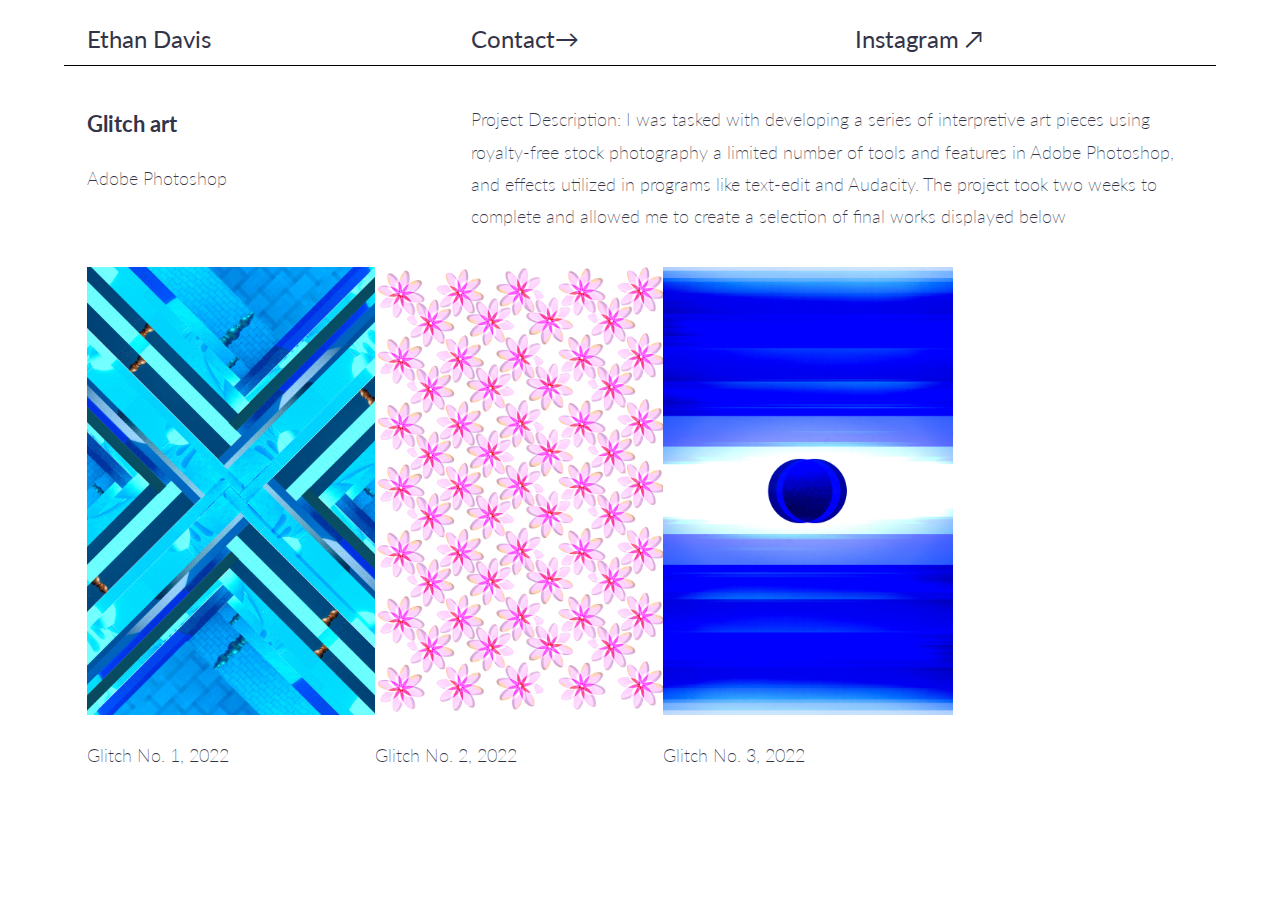
<file: project1.html>
<!DOCTYPE html>
<html lang="en">
<head>
    <meta charset="UTF-8">
    <meta http-equiv="X-UA-Compatible" content="IE=edge">
    <meta name="viewport" content="width=device-width, initial-scale=1.0">
    <title>My Website</title>
    <link rel="stylesheet" href="styles/simple-grid.css">
    <link rel="stylesheet" href="styles/simple-grid.css">
    <link rel="stylesheet" href="styles/main.css">
</head>
<body>
    <div class="container">
        <div class="row nav_bar">
            <div class="col-4">
                <a href="index.html">Ethan Davis</a>
            </div>

            <div class="col-4">
                <a href="mailto:etdavis95@gmail.com">Contact&#8594;
                </a>
            </div>

            <div class="col-4">
                <a href="https://www.instagram.com/ethan.davis1234/" target="_blank" >Instagram &#8599;</a>
            </div>
        </div>


        <div class="row project_page_description">
            <div class="col-4">
                <h3>Glitch art</h3>
                <p class="project_tools">Adobe Photoshop</p>
            </div>
            <div class="col-8">
                <p>Project Description: I was tasked with developing a series of interpretive art pieces using royalty-free stock photography a limited number of tools and features in Adobe Photoshop, and effects utilized in programs like text-edit and Audacity. The project took two weeks to complete and allowed me to create a selection of final works displayed below</p>
            </div>
      </div>
        <div class="row">
            <div class="col-3">
                <img src="assets/images/Davis_Ethan_glitch_no1 copy.jpg" width="120%" height="120%">
                <p>Glitch No. 1, 2022</p>
            </div>
            <div class="col-3">
                <img src="assets/images/Davis_Ethan_glitch_no2 copy.jpg" width="120%" height="120%">
                <p>Glitch No. 2, 2022</p>
            </div>
            <div class="col-3">
                <img src="assets/images/Davis_Ethan_glitch_no3 copy.jpg" width="120%" height="120%">
                <p>Glitch No. 3, 2022</p>
            </div>
        </div>
        </div>
    </body>
</html>
</file>
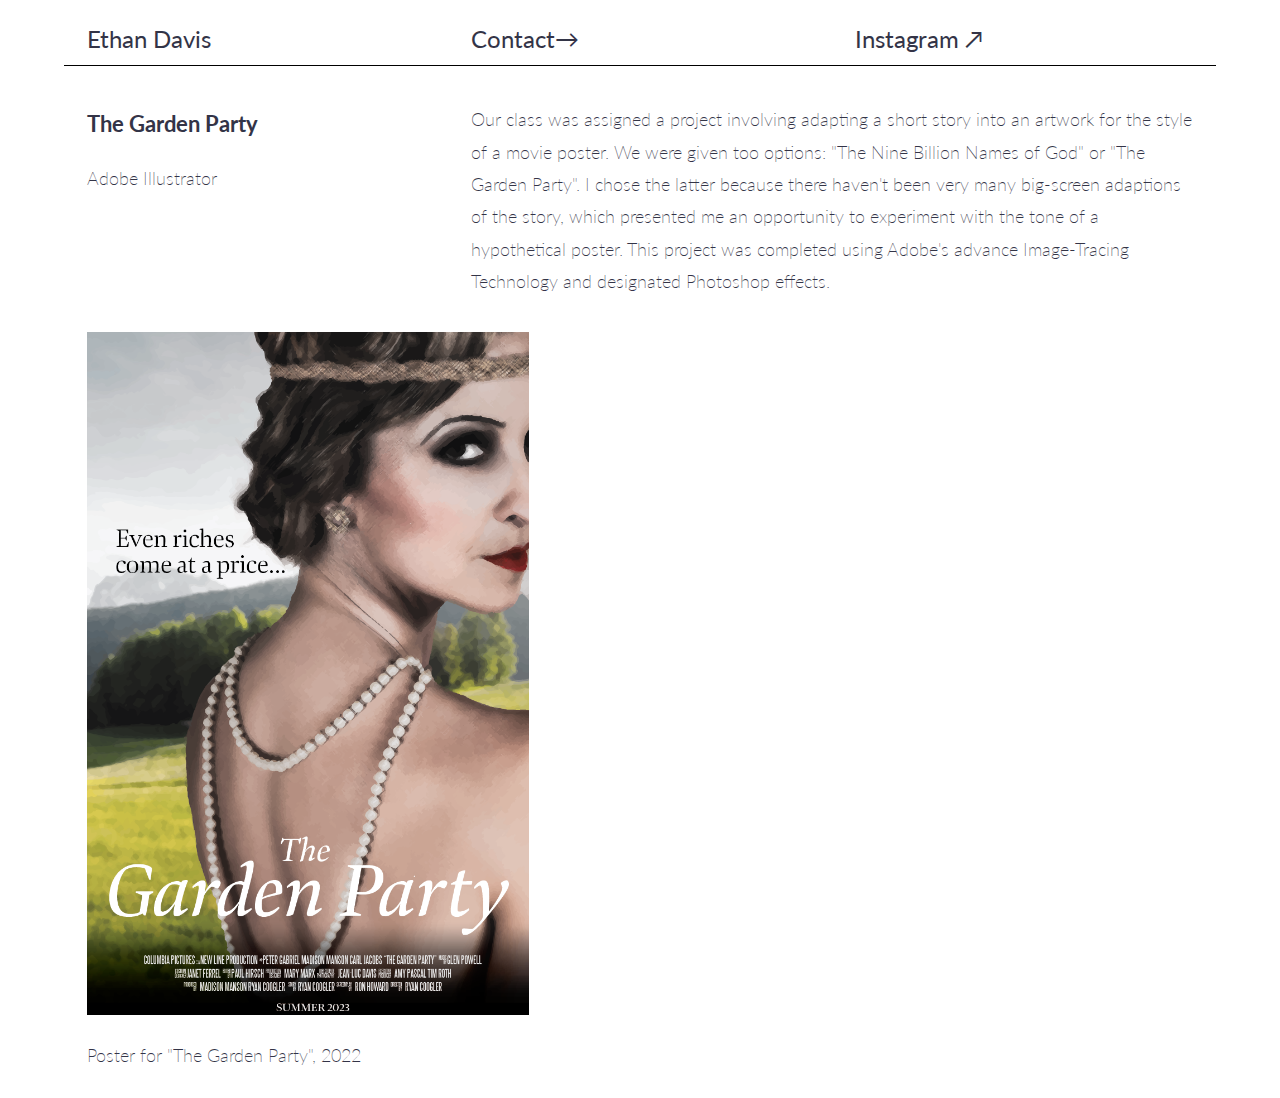
<file: project2.html>
<!DOCTYPE html>
<html lang="en">
<head>
    <meta charset="UTF-8">
    <meta http-equiv="X-UA-Compatible" content="IE=edge">
    <meta name="viewport" content="width=device-width, initial-scale=1.0">
    <title>My Website</title>
    <link rel="stylesheet" href="styles/simple-grid.css">
    <link rel="stylesheet" href="styles/main.css">
</head>
<body>
    <div class="container">
        <div class="row nav_bar">
            <div class="col-4">
                <a href="index.html">Ethan Davis</a>
            </div>

            <div class="col-4">
                <a href="mailto:etdavis95@gmail.com">Contact&#8594;
                </a>
            </div>

            <div class="col-4">
                <a href="https://www.instagram.com/ethan.davis1234/" target="_blank" >Instagram &#8599;</a>
            </div>
        </div>


        <div class="row project_page_description">
            <div class="col-4">
                <h3>The Garden Party</h3>
                <p class="project_tools">Adobe Illustrator</p>
            </div>
            <div class="col-8">
                <p>Our class was assigned a project involving adapting a short story into an artwork for the style of a movie poster. We were given too options: "The Nine Billion Names of God" or "The Garden Party". I chose the latter because there haven't been very many big-screen adaptions of the story, which presented me an opportunity to experiment with the tone of a hypothetical poster. This project was completed using Adobe's advance Image-Tracing Technology and designated Photoshop effects.</p>
            </div>
      </div>
        <div class="row">
            <div class="col-12">
                <img src="assets/images/Poster_V4-01.png" width="40%" height="40%">
                <p>Poster for "The Garden Party", 2022</p>
            </div>
        </div>
        </div>
    </body>
</html>
</file>
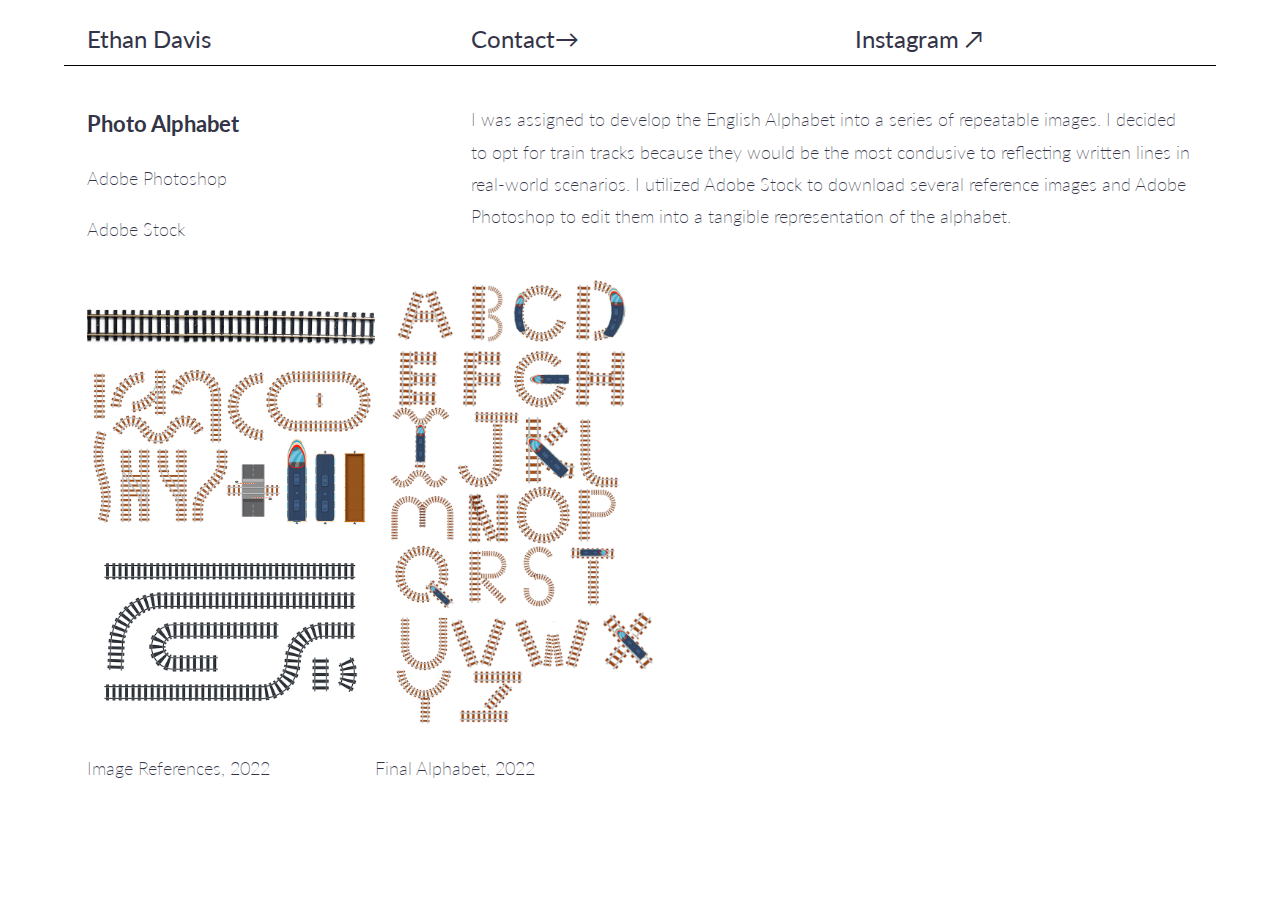
<file: project3.html>
<!DOCTYPE html>
<html lang="en">
<head>
    <meta charset="UTF-8">
    <meta http-equiv="X-UA-Compatible" content="IE=edge">
    <meta name="viewport" content="width=device-width, initial-scale=1.0">
    <title>My Website</title>
    <link rel="stylesheet" href="styles/simple-grid.css">
    <link rel="stylesheet" href="styles/main.css">
</head>
<body>
    <div class="container">
        <div class="row nav_bar">
            <div class="col-4">
                <a href="index.html">Ethan Davis</a>
            </div>

            <div class="col-4">
                <a href="mailto:etdavis95@gmail.com">Contact&#8594;
                </a>
            </div>

            <div class="col-4">
                <a href="https://www.instagram.com/ethan.davis1234/" target="_blank" >Instagram &#8599;</a>
            </div>
        </div>


        <div class="row project_page_description">
            <div class="col-4">
                <h3>Photo Alphabet</h3>
                <p class="project_tools">Adobe Photoshop</p>
                <p class="project_tools">Adobe Stock</p>
            </div>
            <div class="col-8">
                <p>I was assigned to develop the English Alphabet into a series of repeatable images. I decided to opt for train tracks because they would be the most condusive to reflecting written lines in real-world scenarios. I utilized Adobe Stock to download several reference images and Adobe Photoshop to edit them into a tangible representation of the alphabet.</p>
            </div>
      </div>
        <div class="row">
            <div class="col-3">
                <img src="assets/images/photo_alphabet.png" width="120%" height="120%">
                <p>Image References, 2022</p>
            </div>
            <div class="col-3">
                <img src="assets/images/photo_alphabet_reference.png" width="120%" height="120%">
                <p>Final Alphabet, 2022</p>
            </div>
        </div>
        </div>
    </body>
</html>
</file>
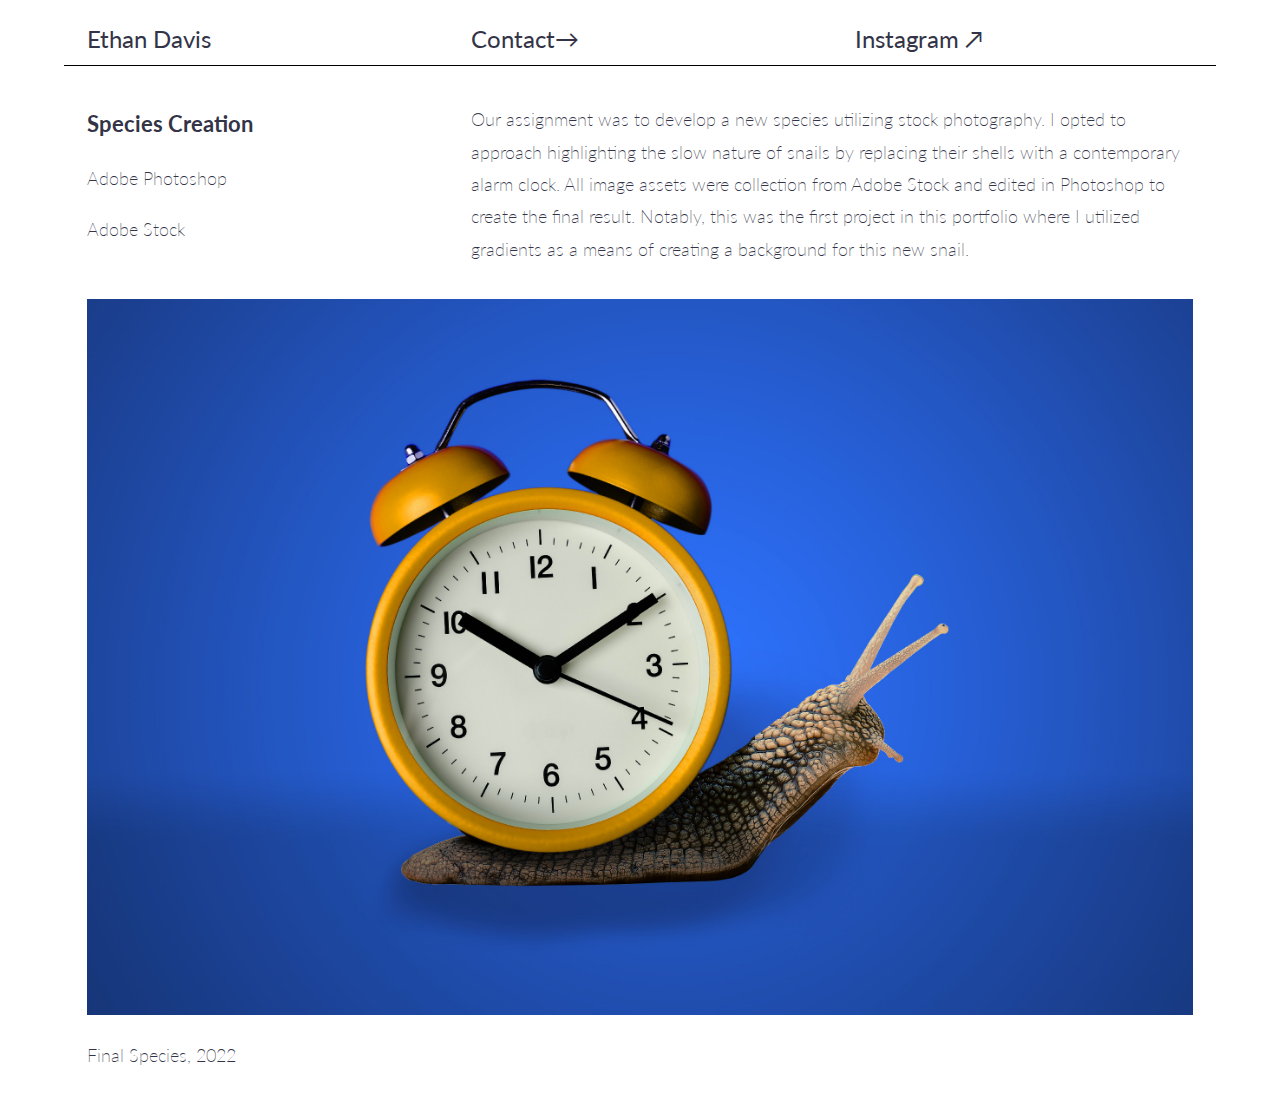
<file: project4.html>
<!DOCTYPE html>
<html lang="en">
<head>
    <meta charset="UTF-8">
    <meta http-equiv="X-UA-Compatible" content="IE=edge">
    <meta name="viewport" content="width=device-width, initial-scale=1.0">
    <title>My Website</title>
    <link rel="stylesheet" href="styles/simple-grid.css">
    <link rel="stylesheet" href="styles/main.css">
</head>
<body>
    <div class="container">
        <div class="row nav_bar">
            <div class="col-4">
                <a href="index.html">Ethan Davis</a>
            </div>

            <div class="col-4">
                <a href="mailto:etdavis95@gmail.com">Contact&#8594;
                </a>
            </div>

            <div class="col-4">
                <a href="https://www.instagram.com/ethan.davis1234/" target="_blank" >Instagram &#8599;</a>
            </div>
        </div>


        <div class="row project_page_description">
            <div class="col-4">
                <h3>Species Creation</h3>
                <p class="project_tools">Adobe Photoshop</p>
                <p class="project_tools">Adobe Stock</p>
            </div>
            <div class="col-8">
                <p>Our assignment was to develop a new species utilizing stock photography. I opted to approach highlighting the slow nature of snails by replacing their shells with a contemporary alarm clock. All image assets were collection from Adobe Stock and edited in Photoshop to create the final result. Notably, this was the first project in this portfolio where I utilized gradients as a means of creating a background for this new snail.</p>
            </div>
      </div>
        <div class="row">
            <div class="col-12">
                <img src="assets/images/Species_Creation.jpg" width="100%" height="100%">
                <p>Final Species, 2022</p>
            </div>
        </div>
        </div>
    </body>
</html>
</file>
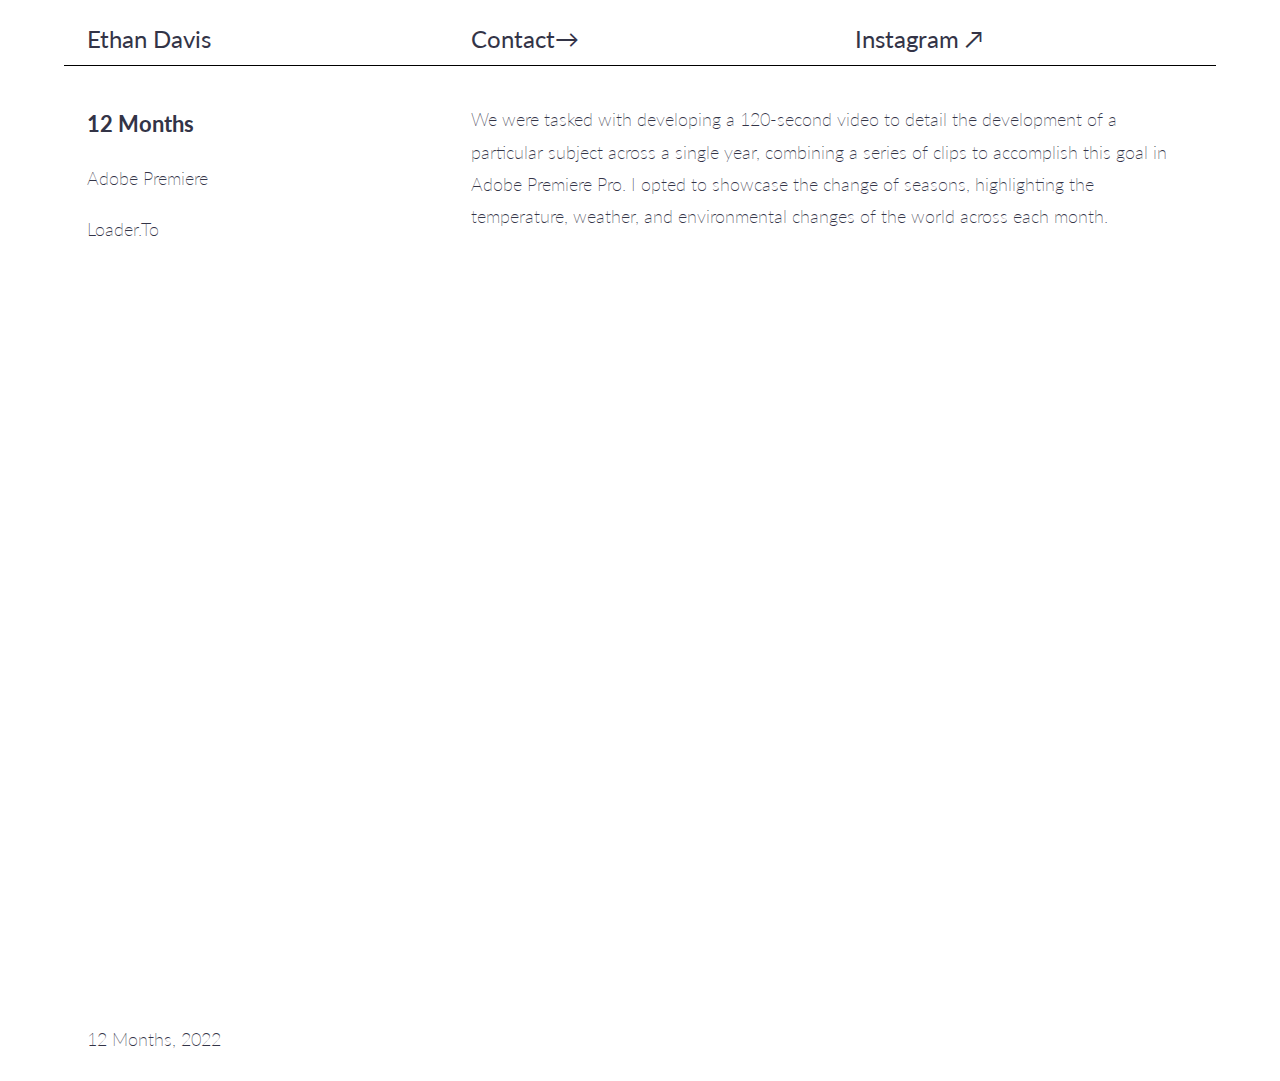
<file: project5.html>
<!DOCTYPE html>
<html lang="en">
<head>
    <meta charset="UTF-8">
    <meta http-equiv="X-UA-Compatible" content="IE=edge">
    <meta name="viewport" content="width=device-width, initial-scale=1.0">
    <title>My Website</title>
    <link rel="stylesheet" href="styles/simple-grid.css">
    <link rel="stylesheet" href="styles/main.css">
</head>
<body>
    <div class="container">
        <div class="row nav_bar">
            <div class="col-4">
                <a href="index.html">Ethan Davis</a>
            </div>

            <div class="col-4">
                <a href="mailto:etdavis95@gmail.com">Contact&#8594;
                </a>
            </div>

            <div class="col-4">
                <a href="https://www.instagram.com/ethan.davis1234/" target="_blank" >Instagram &#8599;</a>
            </div>
        </div>


        <div class="row project_page_description">
            <div class="col-4">
                <h3>12 Months</h3>
                <p class="project_tools">Adobe Premiere</p>
                <p class="project_tools">Loader.To</p>
            </div>
            <div class="col-8">
                <p>We were tasked with developing a 120-second video to detail the development of a particular subject across a single year, combining a series of clips to accomplish this goal in Adobe Premiere Pro. I opted to showcase the change of seasons, highlighting the temperature, weather, and environmental changes of the world across each month.</p>
            </div>
      </div>
        <div class="row">
            <div class="col-12">
                <iframe width="1280" height="720" src="https://www.youtube.com/embed/gf2TfOFXRyA" title="YouTube video player" frameborder="0" allow="accelerometer; autoplay; clipboard-write; encrypted-media; gyroscope; picture-in-picture" allowfullscreen></iframe>
                <p>12 Months, 2022</p>
            </div>
        </div>
        </div>
    </body>
</html>
</file>
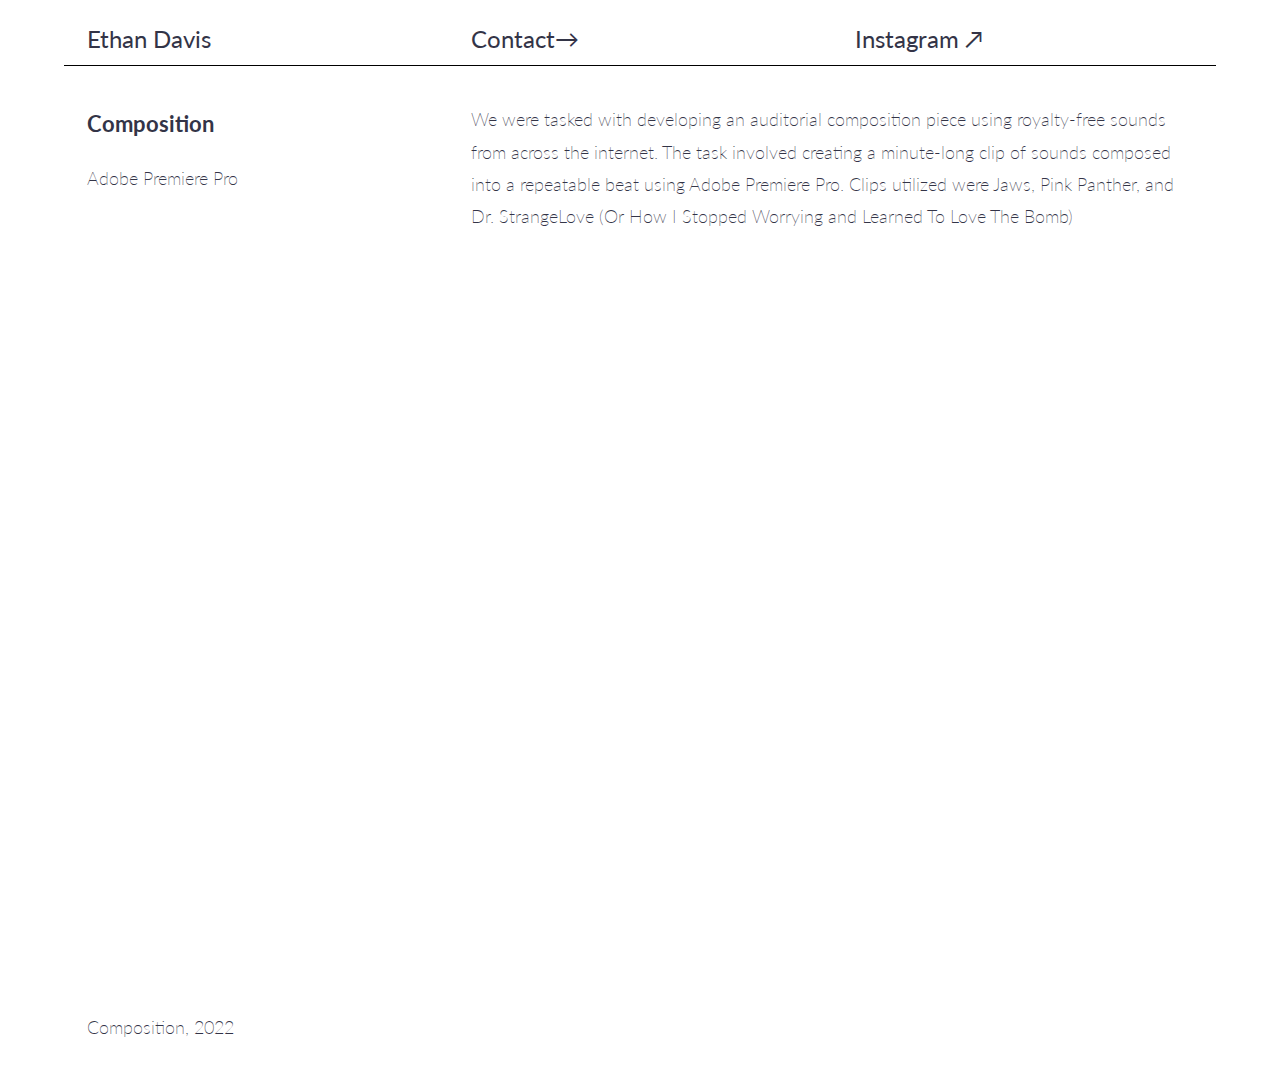
<file: project6.html>
<!DOCTYPE html>
<html lang="en">
<head>
    <meta charset="UTF-8">
    <meta http-equiv="X-UA-Compatible" content="IE=edge">
    <meta name="viewport" content="width=device-width, initial-scale=1.0">
    <title>My Website</title>
    <link rel="stylesheet" href="styles/simple-grid.css">
    <link rel="stylesheet" href="styles/main.css">
</head>
<body>
    <div class="container">
        <div class="row nav_bar">
            <div class="col-4">
                <a href="index.html">Ethan Davis</a>
            </div>

            <div class="col-4">
                <a href="mailto:etdavis95@gmail.com">Contact&#8594;
                </a>
            </div>

            <div class="col-4">
                <a href="https://www.instagram.com/ethan.davis1234/" target="_blank" >Instagram &#8599;</a>
            </div>
        </div>


        <div class="row project_page_description">
            <div class="col-4">
                <h3>Composition</h3>
                <p class="project_tools">Adobe Premiere Pro</p>
            </div>
            <div class="col-8">
                <p>We were tasked with developing an auditorial composition piece using royalty-free sounds from across the internet. The task involved creating a minute-long clip of sounds composed into a repeatable beat using Adobe Premiere Pro. Clips utilized were Jaws, Pink Panther, and Dr. StrangeLove (Or How I Stopped Worrying and Learned To Love The Bomb)</p>
            </div>
      </div>
        <div class="row">
            <div class="col-12">
                <iframe width="1280" height="720" src="https://www.youtube.com/embed/V4nH8sxkNn4" title="Composition" frameborder="0" allow="accelerometer; autoplay; clipboard-write; encrypted-media; gyroscope; picture-in-picture" allowfullscreen></iframe>
                <p>Composition, 2022</p>
            </div>
        </div>
        </div>
    </body>
</html>
</file>
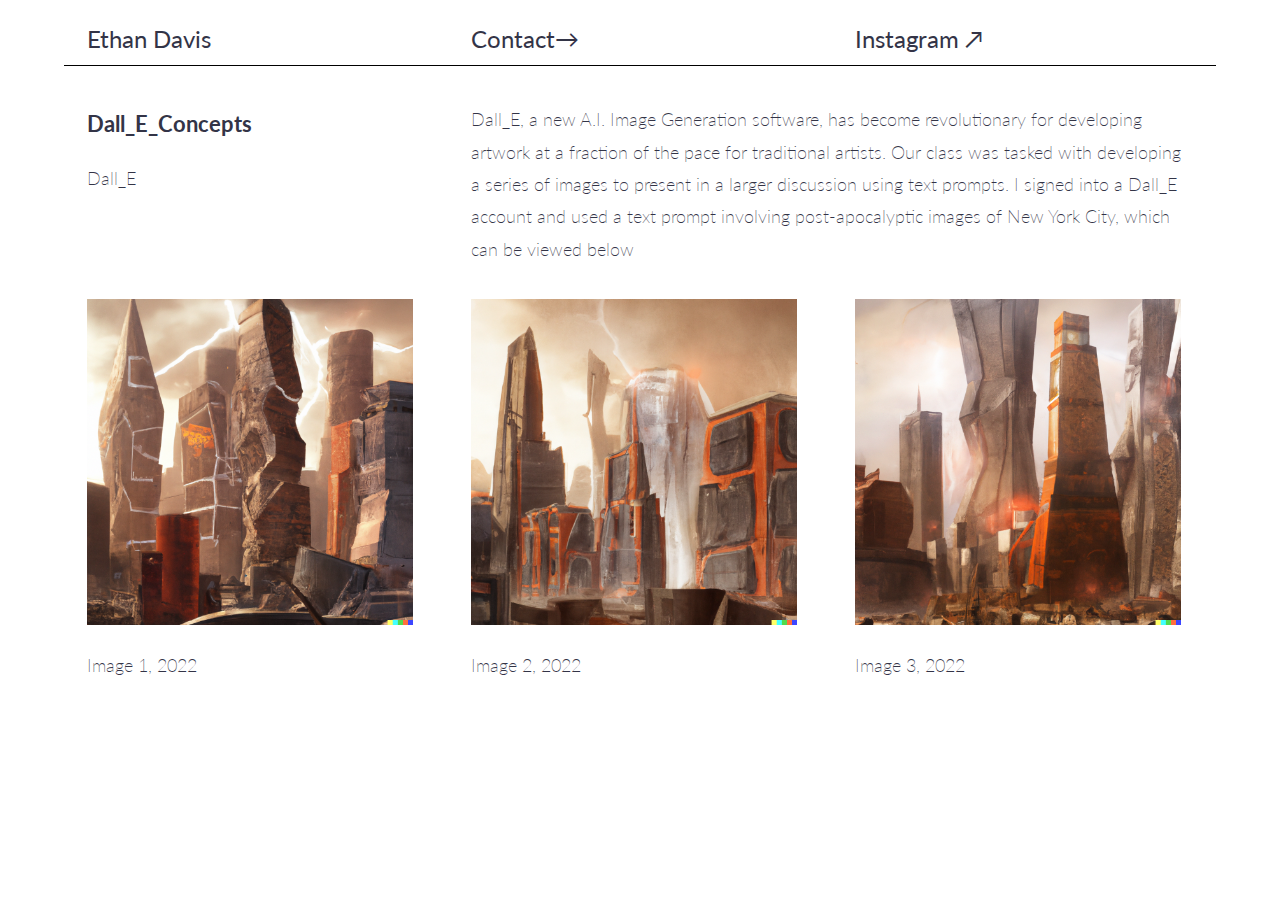
<file: project7.html>
<!DOCTYPE html>
<html lang="en">
<head>
    <meta charset="UTF-8">
    <meta http-equiv="X-UA-Compatible" content="IE=edge">
    <meta name="viewport" content="width=device-width, initial-scale=1.0">
    <title>My Website</title>
    <link rel="stylesheet" href="styles/simple-grid.css">
    <link rel="stylesheet" href="styles/main.css">
</head>
<body>
    <div class="container">
        <div class="row nav_bar">
            <div class="col-4">
                <a href="index.html">Ethan Davis</a>
            </div>

            <div class="col-4">
                <a href="mailto:etdavis95@gmail.com">Contact&#8594;
                </a>
            </div>

            <div class="col-4">
                <a href="https://www.instagram.com/ethan.davis1234/" target="_blank" >Instagram &#8599;</a>
            </div>
        </div>


        <div class="row project_page_description">
            <div class="col-4">
                <h3>Dall_E_Concepts</h3>
                <p class="project_tools">Dall_E</p>
            </div>
            <div class="col-8">
                <p>Dall_E, a new A.I. Image Generation software, has become revolutionary for developing artwork at a fraction of the pace for traditional artists. Our class was tasked with developing a series of images to present in a larger discussion using text prompts. I signed into a Dall_E account and used a text prompt involving post-apocalyptic images of New York City, which can be viewed below</p>
            </div>
      </div>
        <div class="row">
            <div class="col-4">
                <img src="assets/images/dall_e1.png" width="96.5%" height="96.5%">
                <p>Image 1, 2022</p>
            </div>
            <div class="col-4">
                <img src="assets/images/dall_e2.png" width="96.5%" height="96.5%">
                <p>Image 2, 2022</p>
            </div>
            <div class="col-4">
                <img src="assets/images/dall_e3.png" width="96.5%" height="96.5%">
                <p>Image 3, 2022</p>
            </div>
        </div>
        </div>
    </body>
</html>
</file>
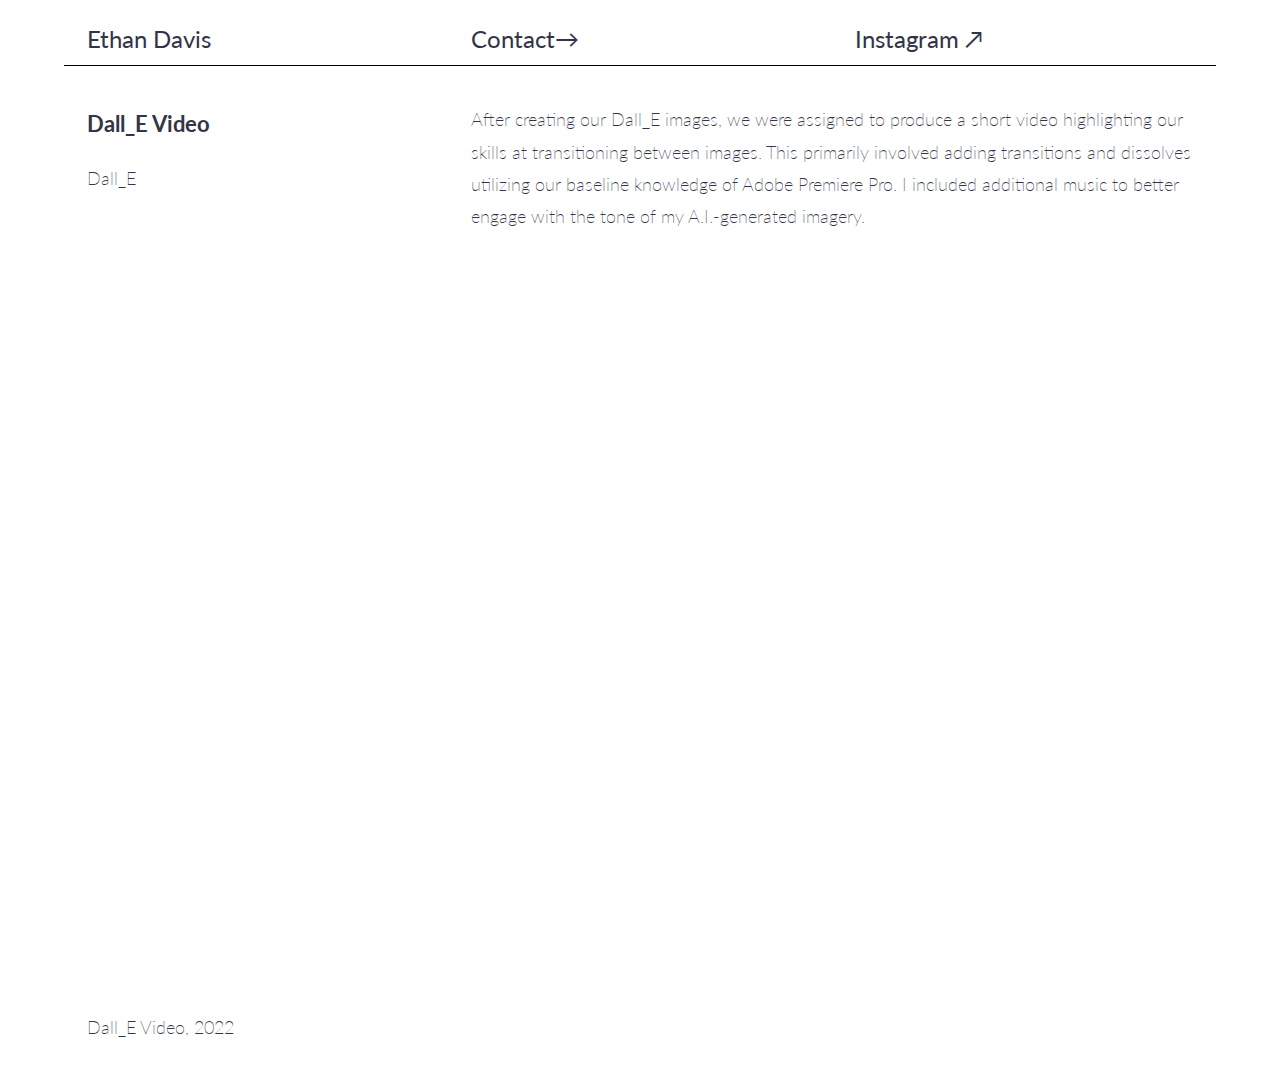
<file: project8.html>
<!DOCTYPE html>
<html lang="en">
<head>
    <meta charset="UTF-8">
    <meta http-equiv="X-UA-Compatible" content="IE=edge">
    <meta name="viewport" content="width=device-width, initial-scale=1.0">
    <title>My Website</title>
    <link rel="stylesheet" href="styles/simple-grid.css">
    <link rel="stylesheet" href="styles/main.css">
</head>
<body>
    <div class="container">
        <div class="row nav_bar">
            <div class="col-4">
                <a href="index.html">Ethan Davis</a>
            </div>

            <div class="col-4">
                <a href="mailto:etdavis95@gmail.com">Contact&#8594;
                </a>
            </div>

            <div class="col-4">
                <a href="https://www.instagram.com/ethan.davis1234/" target="_blank" >Instagram &#8599;</a>
            </div>
        </div>


        <div class="row project_page_description">
            <div class="col-4">
                <h3>Dall_E Video</h3>
                <p class="project_tools">Dall_E</p>
            </div>
            <div class="col-8">
                <p>After creating our Dall_E images, we were assigned to produce a short video highlighting our skills at transitioning between images. This primarily involved adding transitions and dissolves utilizing our baseline knowledge of Adobe Premiere Pro. I included additional music to better engage with the tone of my A.I.-generated imagery.</p>
            </div>
      </div>
        <div class="row">
            <div class="col-12">
                <iframe width="1280" height="720" src="https://www.youtube.com/embed/XkCOb7PPXpU" title="Dall_E Video" frameborder="0" allow="accelerometer; autoplay; clipboard-write; encrypted-media; gyroscope; picture-in-picture" allowfullscreen></iframe>
                <p>Dall_E Video, 2022</p>
            </div>
        </div>
        </div>
    </body>
</html>
</file>
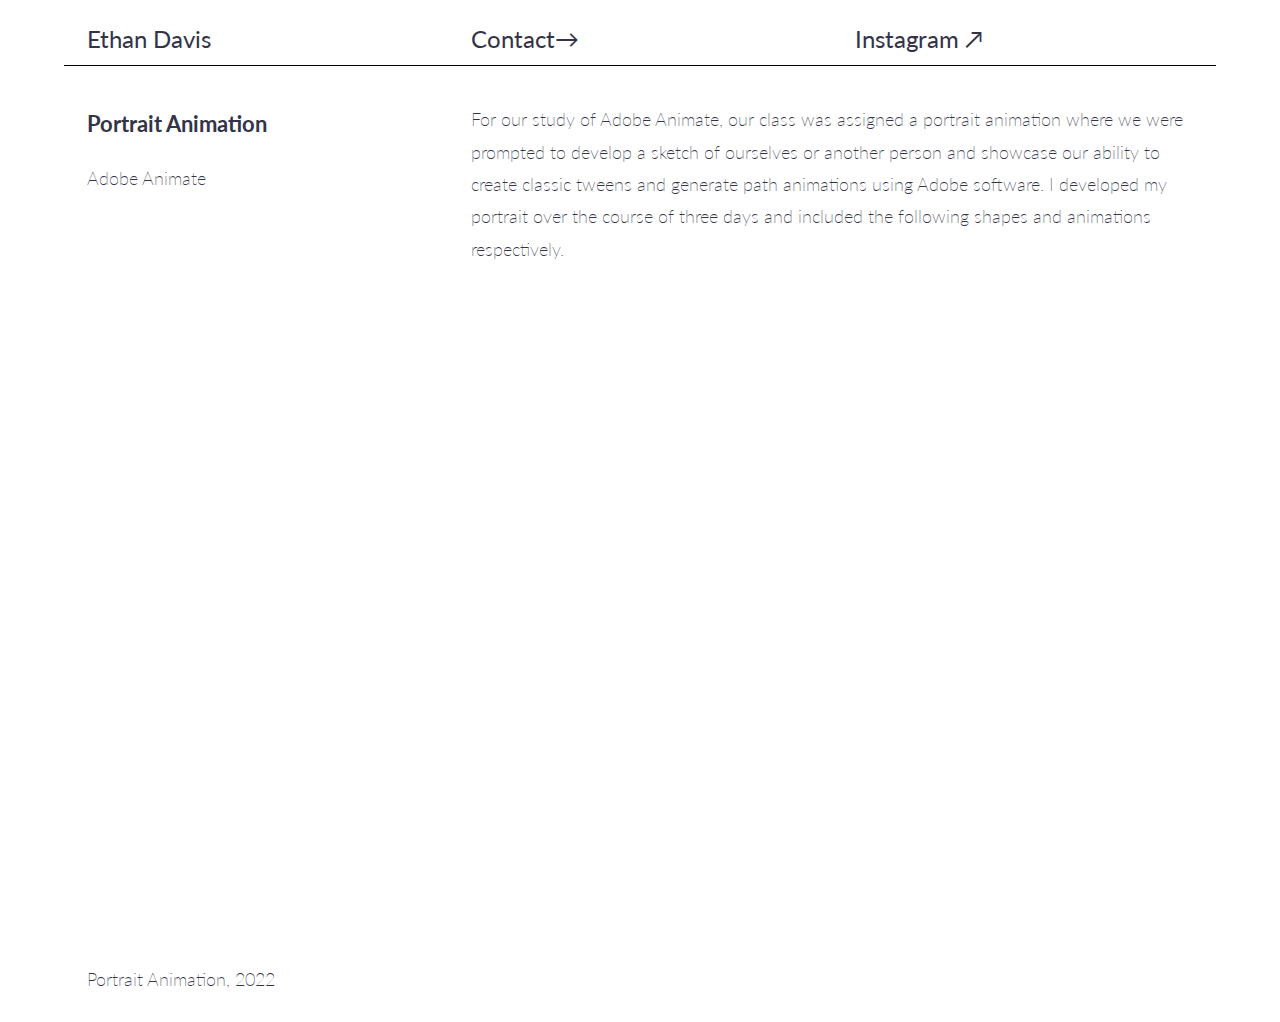
<file: project9.html>
<!DOCTYPE html>
<html lang="en">
<head>
    <meta charset="UTF-8">
    <meta http-equiv="X-UA-Compatible" content="IE=edge">
    <meta name="viewport" content="width=device-width, initial-scale=1.0">
    <title>My Website</title>
    <link rel="stylesheet" href="styles/simple-grid.css">
    <link rel="stylesheet" href="styles/main.css">
</head>
<body>
    <div class="container">
        <div class="row nav_bar">
            <div class="col-4">
                <a href="index.html">Ethan Davis</a>
            </div>

            <div class="col-4">
                <a href="mailto:etdavis95@gmail.com">Contact&#8594;
                </a>
            </div>

            <div class="col-4">
                <a href="https://www.instagram.com/ethan.davis1234/" target="_blank" >Instagram &#8599;</a>
            </div>
        </div>


        <div class="row project_page_description">
            <div class="col-4">
                <h3>Portrait Animation</h3>
                <p class="project_tools">Adobe Animate</p>
            </div>
            <div class="col-8">
                <p>For our study of Adobe Animate, our class was assigned a portrait animation where we were prompted to develop a sketch of ourselves or another person and showcase our ability to create classic tweens and generate path animations using Adobe software. I developed my portrait over the course of three days and included the following shapes and animations respectively.</p>
            </div>
      </div>
        <div class="row">
            <div class="col-12">
                <iframe width="360" height="640" src="https://www.youtube.com/embed/gTCq8i7T1EY" title="Portrait Animation" frameborder="0" allow="accelerometer; autoplay; clipboard-write; encrypted-media; gyroscope; picture-in-picture" allowfullscreen></iframe>
                <p>Portrait Animation, 2022</p>
            </div>
        </div>
        </div>
    </body>
</html>
</file>
<file: styles/simple-grid.css>
/**
*** SIMPLE GRID
*** (C) ZACH COLE 2016
**/

@import url(https://fonts.googleapis.com/css?family=Lato:400,300,300italic,400italic,700,700italic);

/* UNIVERSAL */

html,
body {
  height: 100%;
  width: 100%;
  margin: 0;
  padding: 0;
  left: 0;
  top: 0;
  font-size: 100%;
}

/* ROOT FONT STYLES */

* {
  font-family: 'Lato', Helvetica, sans-serif;
  color: #333447;
  line-height: 1.5;
}

/* TYPOGRAPHY */

h1 {
  font-size: 2.5rem;
}

h2 {
  font-size: 2rem;
}

h3 {
  font-size: 1.375rem;
}

h4 {
  font-size: 1.125rem;
}

h5 {
  font-size: 1rem;
}

h6 {
  font-size: 0.875rem;
}

p {
  font-size: 1.125rem;
  font-weight: 200;
  line-height: 1.8;
}

.font-light {
  font-weight: 300;
}

.font-regular {
  font-weight: 400;
}

.font-heavy {
  font-weight: 700;
}

/* POSITIONING */

.left {
  text-align: left;
}

.right {
  text-align: right;
}

.center {
  text-align: center;
  margin-left: auto;
  margin-right: auto;
}

.justify {
  text-align: justify;
}

/* ==== GRID SYSTEM ==== */

.container {
  width: 90%;
  margin-left: auto;
  margin-right: auto;
}

.row {
  position: relative;
  width: 100%;

}

.row [class^="col"] {
  float: left;
  margin: 0.5rem 2%;
  min-height: 0.125rem;
}

.col-1,
.col-2,
.col-3,
.col-4,
.col-5,
.col-6,
.col-7,
.col-8,
.col-9,
.col-10,
.col-11,
.col-12 {
  width: 96%;
}

.col-1-sm {
  width: 4.33%;
}

.col-2-sm {
  width: 12.66%;
}

.col-3-sm {
  width: 21%;
}

.col-4-sm {
  width: 29.33%;
}

.col-5-sm {
  width: 37.66%;
}

.col-6-sm {
  width: 46%;
}

.col-7-sm {
  width: 54.33%;
}

.col-8-sm {
  width: 62.66%;
}

.col-9-sm {
  width: 71%;
}

.col-10-sm {
  width: 79.33%;
}

.col-11-sm {
  width: 87.66%;
}

.col-12-sm {
  width: 96%;
}

.row::after {
	content: "";
	display: table;
	clear: both;
}

.hidden-sm {
  display: none;
}

@media only screen and (min-width: 33.75em) {  /* 540px */
  .container {
    width: 80%;
  }
}

@media only screen and (min-width: 45em) {  /* 720px */
  .col-1 {
    width: 4.33%;
  }

  .col-2 {
    width: 12.66%;
  }

  .col-3 {
    width: 21%;
    margin-left: 50%;
    margin-right: 50%;
  }

  .col-4 {
    width: 29.33%;
  }

  .col-5 {
    width: 37.66%;

  }

  .col-6 {
    width: 46%;
  }

  .col-7 {
    width: 54.33%;
  }

  .col-8 {
    width: 62.66%;
  }

  .col-9 {
    width: 71%;
  }

  .col-10 {
    width: 79.33%;
  }

  .col-11 {
    width: 87.66%;
  }

  .col-12 {
    width: 96%;
  }

  .hidden-sm {
    display: block;
  }
}

@media only screen and (min-width: 60em) { /* 960px */
  .container {
    width: 90%;
    margin-top: 1%;
    /* max-width: 60rem; */
  }
}

.container {
  margin-top: 1%;
}
</file>
<file: styles/main.css>
.nav_bar {
    border-bottom: 1px solid black;
}

.nav_bar a {
    font-size: 24px;
    text-decoration: none;
}

#title_name {
    font-size: 3.5rem;
}

.homepage_project_image {
    max-width: 700px;
}
.project_card_name  {
    text-align: center;
}

.project_card_about {
    text-align: center;
}

.project_page_description {
    margin-top: 1%;
}
</file>
